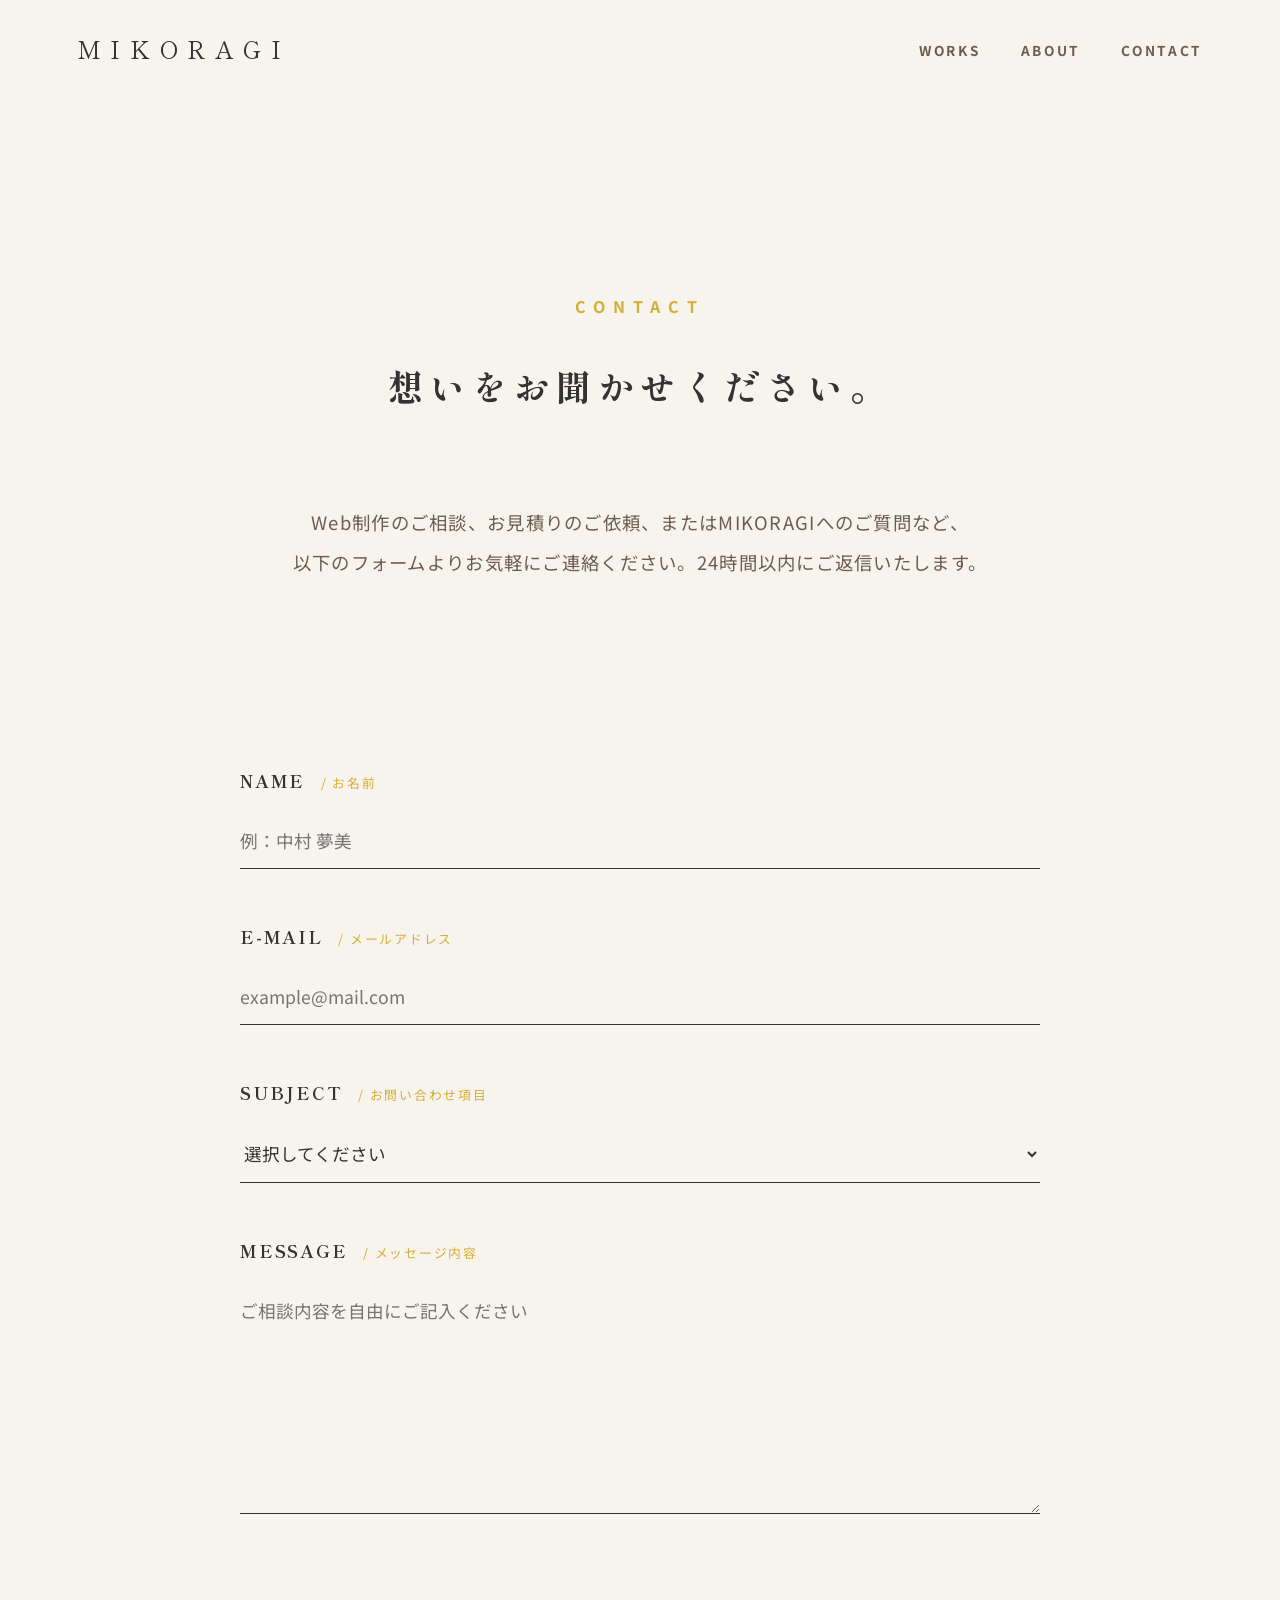
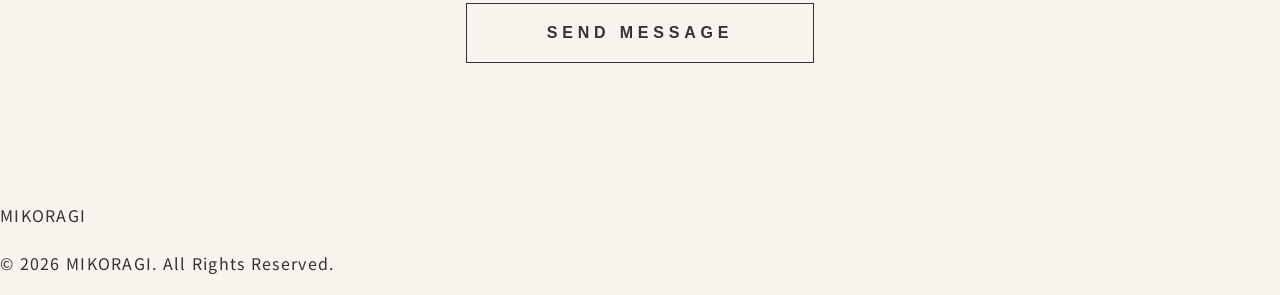
<file: portfolio/contact.html>
<!DOCTYPE html>
<html lang="ja">
<head>
  <meta charset="UTF-8">
  <meta name="viewport" content="width=device-width, initial-scale=1.0">
  <title>CONTACT | MIKORAGI - 想いに光を当てる。</title>
  <link rel="preconnect" href="https://fonts.googleapis.com">
  <link rel="preconnect" href="https://fonts.gstatic.com" crossorigin>
  <link href="https://fonts.googleapis.com/css2?family=Shippori+Mincho:wght@400;500;700&family=Noto+Sans+JP:wght@300;400;700&display=swap" rel="stylesheet">
  <link rel="stylesheet" href="assets/style.css">
</head>
<body class="contact-page">

  <header>
    <div class="logo"><a href="index.html" style="text-decoration: none; color: inherit;">MIKORAGI</a></div>
    <nav>
      <ul>
        <li><a href="works/index.html">WORKS</a></li>
        <li><a href="about.html">ABOUT</a></li>
        <li><a href="contact.html">CONTACT</a></li>
      </ul>
    </nav>
  </header>

  <main>
    <section class="contact-hero">
      <div class="container">
        <span class="section-label">CONTACT</span>
        <h1 class="main-title">想いをお聞かせください。</h1>
        <p class="contact-lead">
          Web制作のご相談、お見積りのご依頼、またはMIKORAGIへのご質問など、<br>
          以下のフォームよりお気軽にご連絡ください。24時間以内にご返信いたします。
        </p>
      </div>
    </section>

    <section class="contact-form-section section">
      <div class="container">
        <form action="#" method="post" class="contact-form">
          
          <div class="form-group">
            <label for="name">NAME <span>/ お名前</span></label>
            <input type="text" id="name" name="name" placeholder="例：中村 夢美" required>
          </div>

          <div class="form-group">
            <label for="email">E-MAIL <span>/ メールアドレス</span></label>
            <input type="email" id="email" name="email" placeholder="example@mail.com" required>
          </div>

          <div class="form-group">
            <label for="subject">SUBJECT <span>/ お問い合わせ項目</span></label>
            <select id="subject" name="subject">
              <option value="">選択してください</option>
              <option value="web-design">Webサイト制作について</option>
              <option value="branding">ブランディングのご相談</option>
              <option value="other">その他</option>
            </select>
          </div>

          <div class="form-group">
            <label for="message">MESSAGE <span>/ メッセージ内容</span></label>
            <textarea id="message" name="message" rows="8" placeholder="ご相談内容を自由にご記入ください" required></textarea>
          </div>

          <div class="form-submit">
            <button type="submit" class="submit-btn">SEND MESSAGE</button>
          </div>

        </form>
      </div>
    </section>
  </main>

  <footer>
    <div class="footer-content">
      <p class="f-brand">MIKORAGI</p>
      <p class="f-copy">&copy; 2026 MIKORAGI. All Rights Reserved.</p>
    </div>
  </footer>

</body>
</html>
</file>
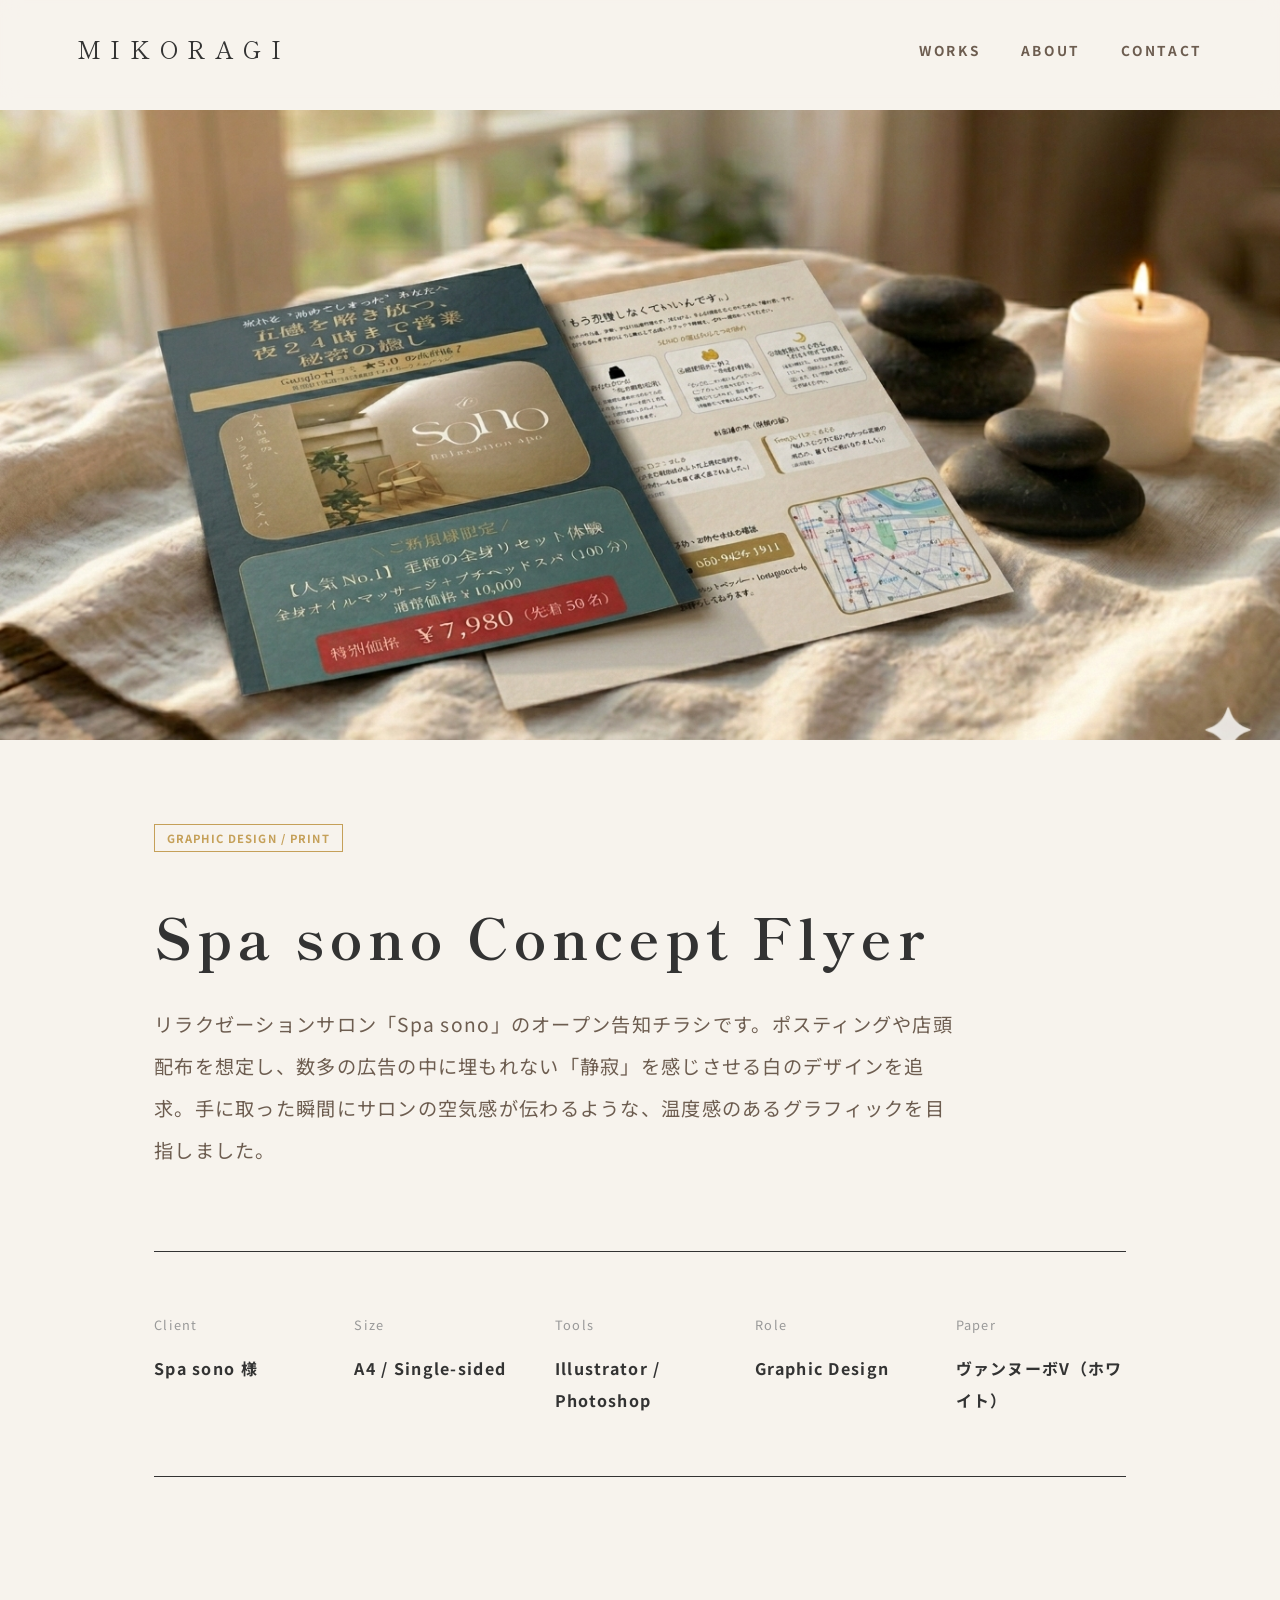
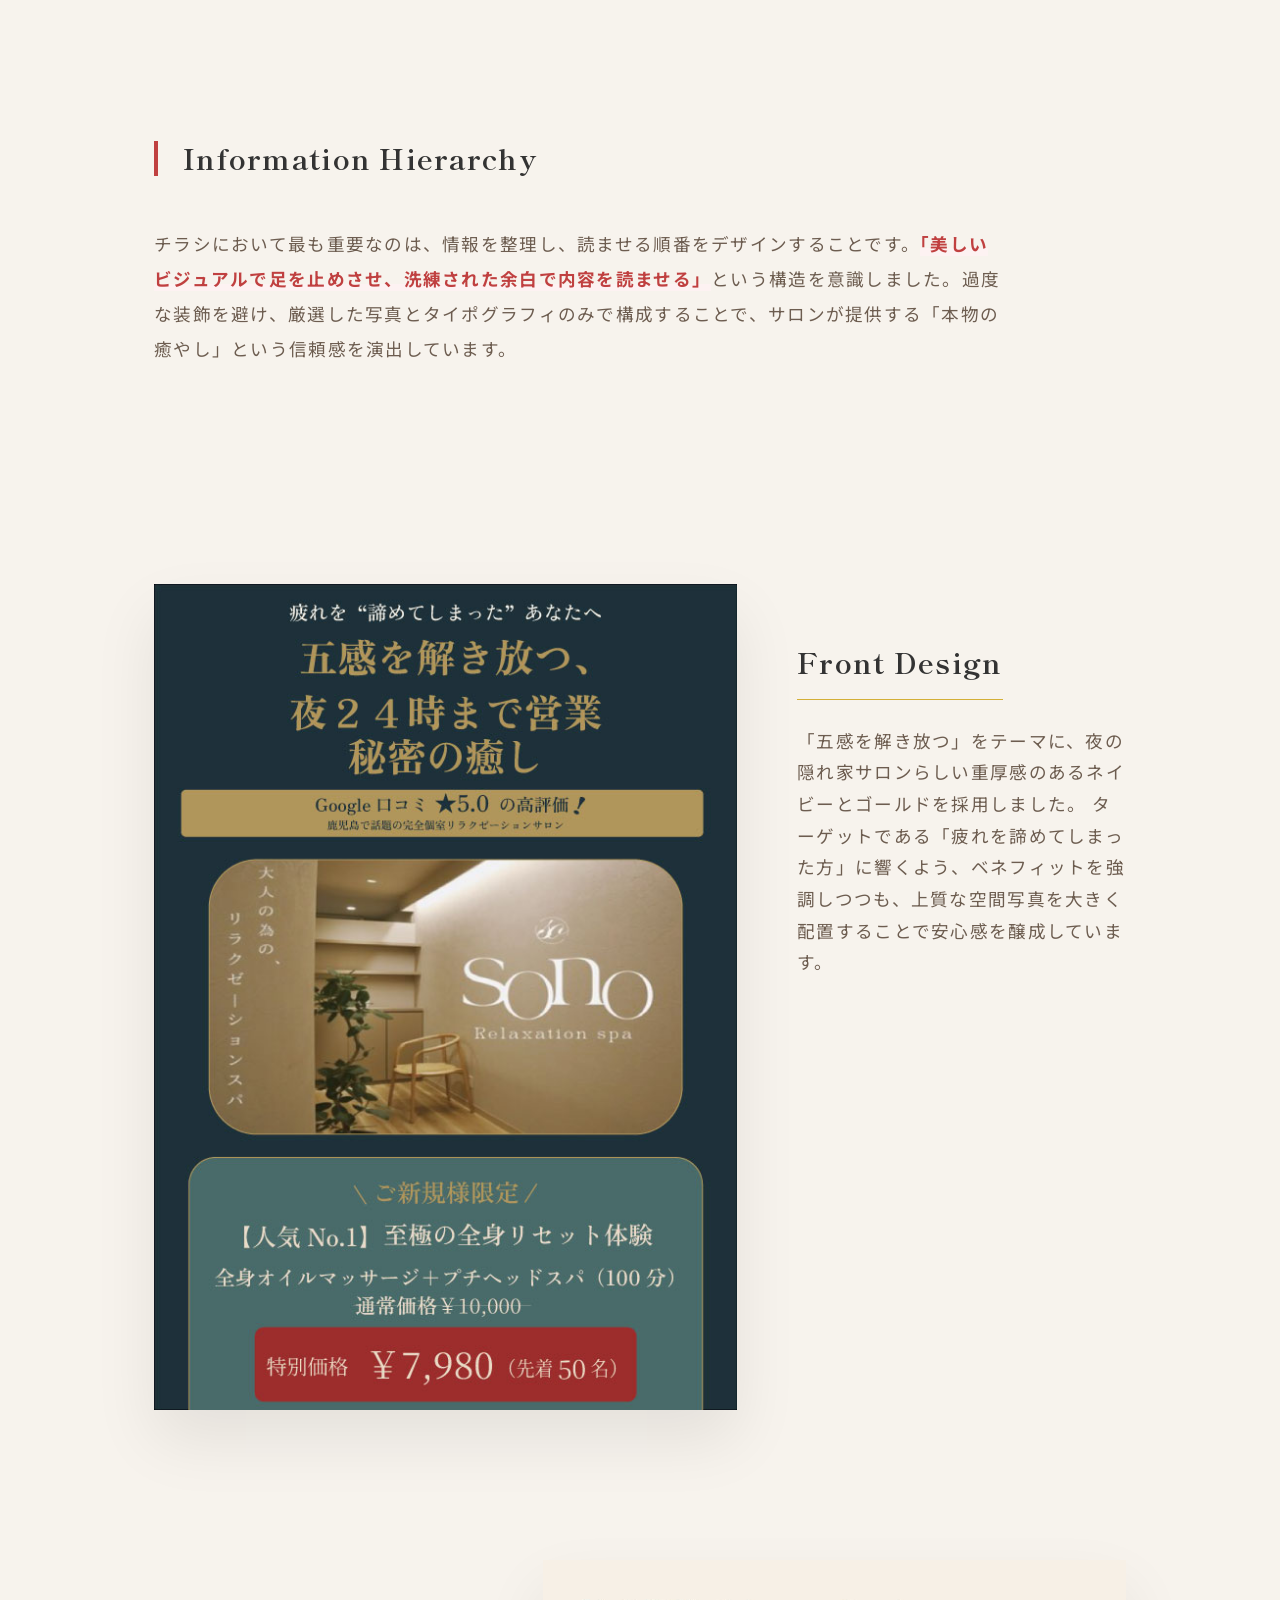
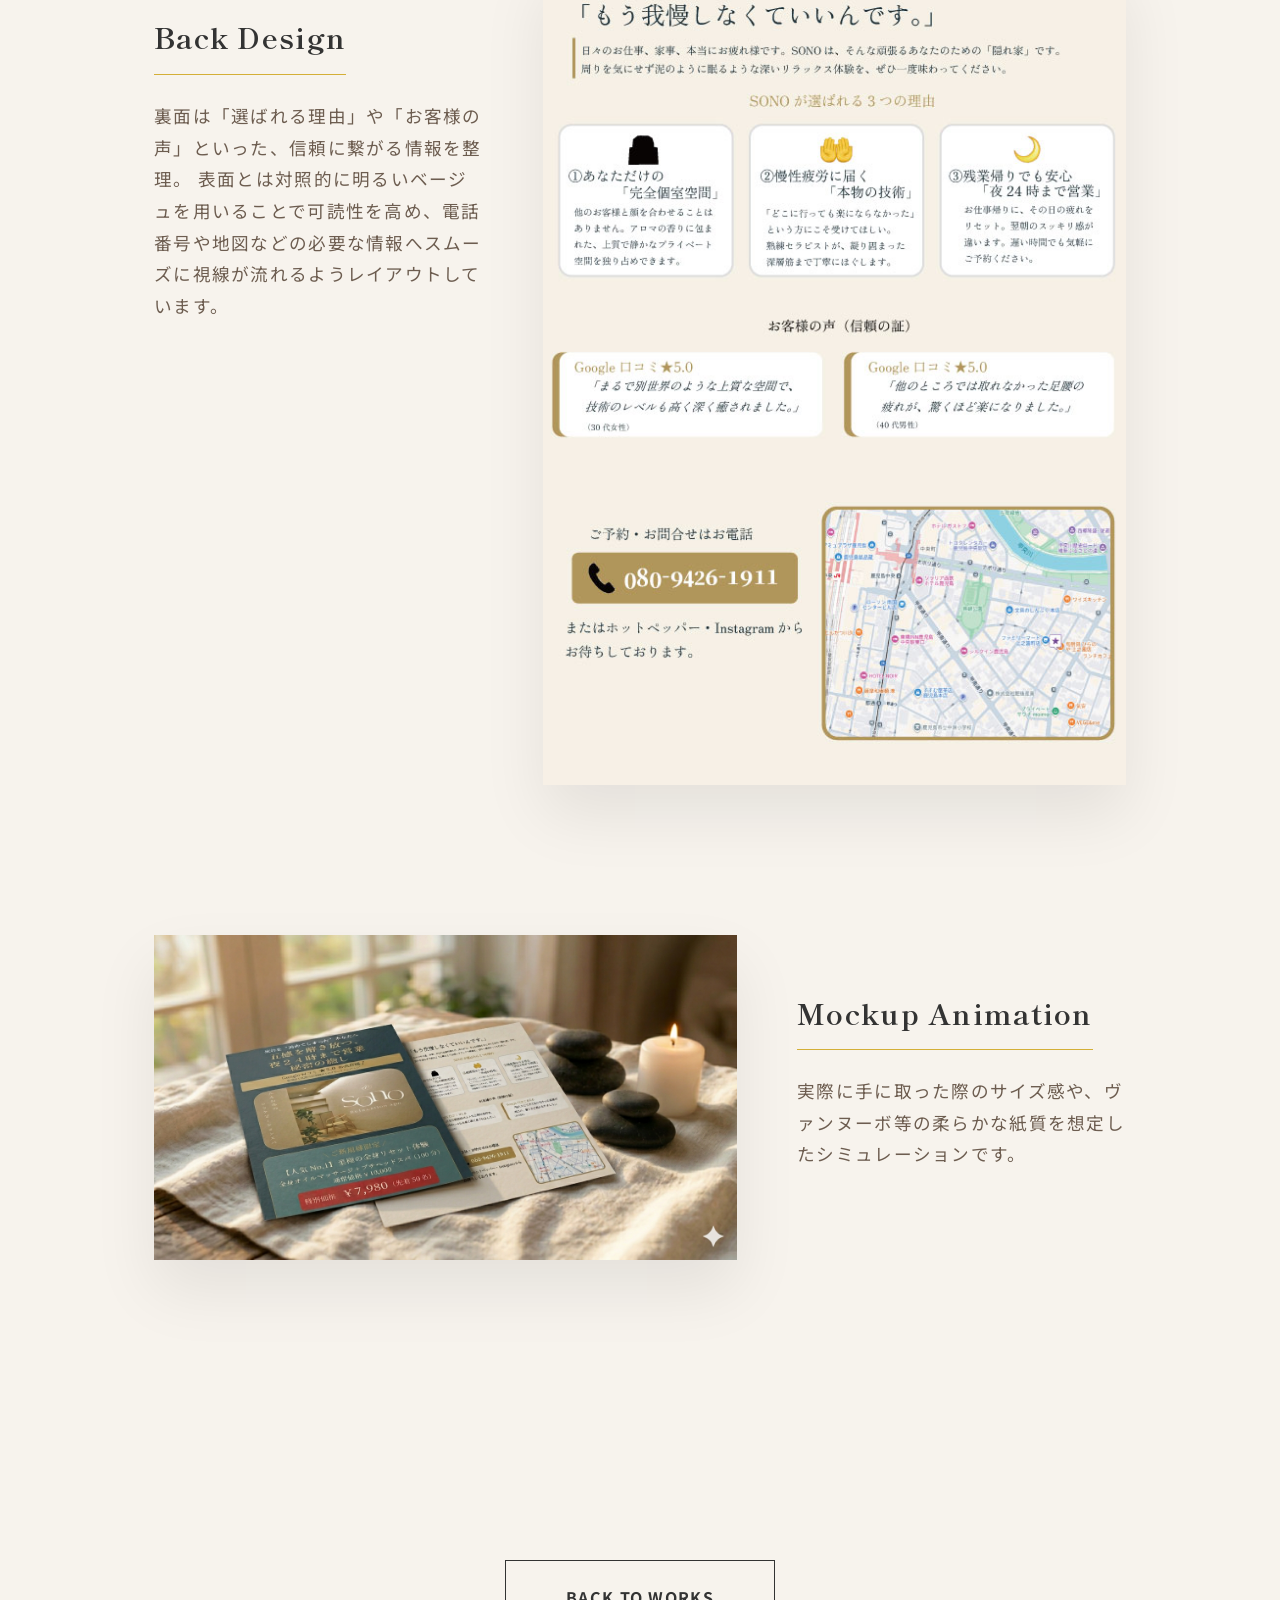
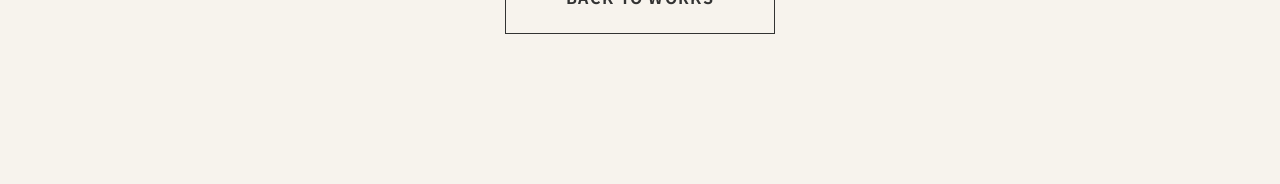
<file: portfolio/works/sono spa.html>
<!DOCTYPE html>
<html lang="ja">
<head>
    <meta charset="UTF-8">
    <meta name="viewport" content="width=device-width, initial-scale=1.0">
    <title>Spa sono Flyer | Yumemi Nakamura Portfolio</title>
    <link rel="stylesheet" href="../assets/style.css">
    <link href="https://fonts.googleapis.com/css2?family=Noto+Sans+JP:wght@400;700&family=Shippori+Mincho:wght@400;700&display=swap" rel="stylesheet">
</head>
<body class="detail-page">
    <header>
        <div class="logo"><a href="../index.html">MIKORAGI</a></div>
        <nav>
            <ul>
                <li><a href="../index.html#works">WORKS</a></li>
                <li><a href="../about.html">ABOUT</a></li>
                <li><a href="../contact.html">CONTACT</a></li>
            </ul>
        </nav>
    </header>

    <main>
        <section class="detail-hero-visual">
            <img src="../assets/images/sono mockup.png" alt="Spa sono チラシデザイン メインビジュアル">
        </section>

        <div class="container">
            <div class="detail-title-block">
                <span class="category-tag">GRAPHIC DESIGN / PRINT</span>
                <h1>Spa sono Concept Flyer</h1>
                <p class="hero-summary">
                    リラクゼーションサロン「Spa sono」のオープン告知チラシです。ポスティングや店頭配布を想定し、数多の広告の中に埋もれない「静寂」を感じさせる白のデザインを追求。手に取った瞬間にサロンの空気感が伝わるような、温度感のあるグラフィックを目指しました。
                </p>
            </div>

            <section class="project-info">
                <div class="info-table">
                    <div class="info-item">
                        <span class="info-label">Client</span>
                        <span class="info-value">Spa sono 様</span>
                    </div>
                    <div class="info-item">
                        <span class="info-label">Size</span>
                        <span class="info-value">A4 / Single-sided</span>
                    </div>
                    <div class="info-item">
                        <span class="info-label">Tools</span>
                        <span class="info-value">Illustrator / Photoshop</span>
                    </div>
                    <div class="info-item">
                        <span class="info-label">Role</span>
                        <span class="info-value">Graphic Design</span>
                    </div>
                    <div class="info-item">
                        <span class="info-label">Paper</span>
                        <span class="info-value">ヴァンヌーボV（ホワイト）</span>
                    </div>
                </div>
            </section>

            <section class="detail-section">
                <h2 class="sub-heading">Information Hierarchy</h2>
                <div class="story-content">
                    <p>チラシにおいて最も重要なのは、情報を整理し、読ませる順番をデザインすることです。<strong>「美しいビジュアルで足を止めさせ、洗練された余白で内容を読ませる」</strong>という構造を意識しました。過度な装飾を避け、厳選した写真とタイポグラフィのみで構成することで、サロンが提供する「本物の癒やし」という信頼感を演出しています。</p>
                </div>
            </section>

            <section class="gallery-stack">
                
                <div class="gallery-item">
                    <div class="gallery-img">
                        <img src="../assets/images/sono-flyer.1.jpg" alt="Spa sono チラシ表面">
                    </div> <div class="gallery-text">
                        <h3>Front Design</h3>
                        <p>
                            「五感を解き放つ」をテーマに、夜の隠れ家サロンらしい重厚感のあるネイビーとゴールドを採用しました。
                            ターゲットである「疲れを諦めてしまった方」に響くよう、ベネフィットを強調しつつも、上質な空間写真を大きく配置することで安心感を醸成しています。
                        </p>
                    </div>
                </div>

                <div class="gallery-item">
                    <div class="gallery-img">
                        <img src="../assets/images/sono-flyer.ai2.jpg" alt="Spa sono チラシ裏面">
                    </div>
                    <div class="gallery-text">
                        <h3>Back Design</h3>
                        <p>
                            裏面は「選ばれる理由」や「お客様の声」といった、信頼に繋がる情報を整理。
                            表面とは対照的に明るいベージュを用いることで可読性を高め、電話番号や地図などの必要な情報へスムーズに視線が流れるようレイアウトしています。
                        </p>
                    </div>
                </div>

                <div class="gallery-item">
                    <div class="gallery-img">
                        <img src="../assets/images/sono mockup.png" alt="Flyer Mockup">
                    </div>
                    <div class="gallery-text">
                        <h3>Mockup Animation</h3>
                        <p>実際に手に取った際のサイズ感や、ヴァンヌーボ等の柔らかな紙質を想定したシミュレーションです。</p>
                    </div>
                </div>

            </section>

            <div class="detail-nav">
                <a href="../index.html#works" class="back-link">BACK TO WORKS</a>
            </div>
        </div>
    </main>

    <div id="image-modal" class="modal">
        <span class="modal-close">&times;</span>
        <img class="modal-content" id="modal-img">
    </div>

    <script src="../assets/js:script.js"></script>
</body>
</html>
</file>
<file: portfolio/assets/style.css>
@charset "UTF-8";

/* style.css の :root 部分を上書き、または修正してください */
:root {
  --bg-color: #F7F3ED;    /* 生成り色 */
  --white: #FFFFFF;
  --main-text: #333333;   /* 墨色 */
  --sub-text: #6D5D50;    /* 土色 */
  --accent-red: #C04040;  /* 深緋 */
  --gold: #D4AF37;        /* 黄金 */
  --accent-gold: #c5a059;
  --font-main: "Noto Sans JP", sans-serif;
  --font-logo: "Shippori Mincho", serif;
}

/* リンクの色などをアクセントカラーで統一 */
.brand-name {
  color: var(--main-text) !important;
}

.story-num {
  font-weight: 700;
}

/* スキルリストのボーダーを黄金に */
.skill-list li {
  border-bottom: 1px dashed var(--gold);
}

/* 基本設定 */
* { box-sizing: border-box; }
html { 
  scroll-behavior: smooth; 
  font-size: 16px; /* ブラウザ標準 */
}

body {
  margin: 0;
  background-color: var(--bg-color);
  color: var(--main-text);
  font-family: var(--font-main);
  line-height: 2.0;
  letter-spacing: 0.08em;
  -webkit-font-smoothing: antialiased;
}

/* レイアウト */
.container { 
  max-width: 1100px; 
  margin: 0 auto; 
  padding: 0 5%; 
}
.section { padding: 120px 0; }
.alt-bg { background-color: var(--white); }

/* Header: PC主体の横並び */
header {
  position: fixed; top: 0; width: 100%; z-index: 1000;
  display: flex; justify-content: space-between; align-items: center;
  padding: 25px 6%; background: rgba(247, 243, 237, 0.85); 
  backdrop-filter: blur(10px);
}
header .logo a {
    color: var(--main-text); 
    text-decoration: none;
  font-family: var(--font-logo);
  font-size: 1.5rem; letter-spacing: 0.4em; 
}

nav ul { 
  display: flex; 
  gap: 40px; 
  list-style: none; /* ← ここで点を消しています */
  margin: 0; 
  padding: 0; 
}
nav ul a { 
  text-decoration: none; 
  color: var(--sub-text); 
  font-weight: 700; 
  font-size: 0.85rem; 
  letter-spacing: 0.2em;
  transition: 0.3s;
}
nav ul a:hover { color: var(--accent-red); }
/* 固定ヘッダーの重なりを解消する */
main {
  padding-top: 110px; /* ヘッダーの高さに合わせて数値を調整してください */
}

/* スマホの時はヘッダーの高さが変わる場合があるので、こちらも調整 */
@media (max-width: 768px) {
  main {
    padding-top: 140px; 
  }
}
/* HERO: PCで動画の上に文字を美しく配置 */
.hero {
  height: 100vh; position: relative; overflow: hidden;
  display: flex; align-items: center; 
}

.video-background {
  position: absolute; top: 0; left: 0; width: 100%; height: 100%; z-index: -1;
}
.video-background video {
  width: 100%; height: 100%; object-fit: cover;
  filter: sepia(10%) brightness(1.05) blur(1px);
}
.video-overlay {
  position: absolute; top: 0; left: 0; width: 100%; height: 100%;
  background: linear-gradient(to bottom, rgba(247, 243, 237, 0.8) 0%, rgba(247, 243, 237, 0.4) 100%);
}

.hero-content { 
  width: 100%; padding: 0 6%; z-index: 10;
}
.hero-content h1 {
  font-family: var(--font-logo); 
  font-size: clamp(2.2rem, 6vw, 4rem); /* 画面幅に合わせてサイズが可変します */
  letter-spacing: 0.3em; margin-bottom: 30px; line-height: 1.5;
}
.hero-sub { color: var(--sub-text); font-size: 1.1rem; margin-bottom: 50px; }

/* 見出しの共通デザイン */
.section-label {
  display: block; font-size: 1rem; letter-spacing: 0.5em;
  color: var(--gold); text-align: center; margin-bottom: 25px;
  font-weight: 700;
}
.main-title {
  font-family: var(--font-logo); font-size: 2.2rem;
  text-align: center; margin-bottom: 80px; letter-spacing: 0.2em;
}

/* WORKS: 実績リスト */
.work-stack { display: flex; flex-direction: column; gap: 120px; }
.work-visual { 
  width: 100%; height: 500px; background: #e8e4df; 
  overflow: hidden; margin-bottom: 30px; 
}
.work-visual img { width: 100%; height: 100%; object-fit: cover; transition: 1s ease; }
.work-header { 
  display: flex; justify-content: space-between; align-items: baseline; 
  border-bottom: 1px solid #ddd; padding-bottom: 15px; margin-bottom: 25px; 
}

/* ABOUT: ブランドチャート（PCで横並び） */
.brand-chart { 
  display: flex; align-items: center; justify-content: center; 
  gap: 20px; padding: 60px 0; border-top: 1px solid #eee; border-bottom: 1px solid #eee; 
}

/* お問い合わせボタン */
.back-link {
  display: inline-block; padding: 20px 60px; border: 1px solid var(--main-text);
  color: var(--main-text); text-decoration: none; font-weight: 700; transition: 0.4s;
}
.back-link:hover { background: var(--main-text); color: var(--white); }

/* =============================================
   レスポンシブ対応（スマホ・タブレット用）
   ============================================= */
@media (max-width: 768px) {
  header { padding: 15px 5%; flex-direction: column; gap: 15px; }
  nav ul { gap: 20px; }
  
  .section { padding: 80px 0; }
  .hero-content h1 { letter-spacing: 0.15em; line-height: 1.4; }
  
  .work-header { flex-direction: column; gap: 10px; }
  .work-visual { height: 300px; }
  
  .brand-chart { flex-direction: column; gap: 10px; }
  .brand-chart .plus, .brand-chart .equal { transform: rotate(90deg); margin: 10px 0; }
}
/* =============================================
   WORKS詳細ページ用スタイル (PCメイン・レスポンシブ)
   ============================================= */

.detail-page { background-color: var(--bg-color); }

/* Hero Visual: noriさん風 */
.detail-hero-visual {
  width: 100%;
  height: 70vh; /* 画面の7割を占める迫力 */
  background-color: #eee;
  overflow: hidden;
}
.detail-hero-visual img {
  width: 100%; height: 100%; object-fit: cover;
}

.detail-title-block { padding: 80px 0 60px; text-align: left; }
.category-tag {
  font-size: 0.9rem; color: var(--gold); letter-spacing: 0.2em;
  display: block; margin-bottom: 20px; font-weight: 700;
}
.detail-title-block h1 {
  font-size: clamp(2.5rem, 5vw, 3.5rem); font-family: var(--font-logo);
  margin-bottom: 30px; letter-spacing: 0.1em; line-height: 1.3;
}
.hero-summary {
  max-width: 800px; color: var(--sub-text); line-height: 2.2; font-size: 1.2rem;
}

/* Data Table: 細い水平線で整理 */
.project-info {
  border-top: 1px solid var(--main-text);
  border-bottom: 1px solid var(--main-text);
  padding: 60px 0;
  margin-bottom: 120px;
}
.info-table {
  display: grid;
  grid-template-columns: repeat(5, 1fr); /* PCで5列 */
  gap: 30px;
}
.info-label {
  font-size: 0.8rem; color: #999; letter-spacing: 0.1em;
  display: block; margin-bottom: 15px;
}
.info-value {
  font-size: 1rem; font-weight: 700; color: var(--main-text);
}

/* Content Sections */
.detail-section { padding: 120px 0; text-align: left; }
.sub-heading {
  font-family: var(--font-logo); font-size: 1.8rem;
  margin-bottom: 50px; border-left: 4px solid var(--accent-red);
  padding-left: 25px; line-height: 1.2;
}
.story-content { max-width: 850px; font-size: 1.15rem; }

/* =============================================
   Gallery Stack (実績詳細の画像と説明文)
   確実に縦に並べるための修正
   ============================================= */
.gallery-stack {
  display: block !important; /* 強制的に縦並びにする */
  width: 100%;
  margin: 80px 0;
}

.gallery-item {
  display: flex;
  flex-wrap: nowrap; /* PCでは画像とテキストを横に並べる */
  align-items: flex-start;
  gap: 60px;
  width: 100%;
  margin-bottom: 150px; /* 各実績の間の余白 */
}

/* 偶数番目は左右入れ替え */
.gallery-item:nth-child(even) {
  flex-direction: row-reverse;
}

.gallery-img {
  flex: 0 0 60%; /* 画像の幅を60%で固定して、潰れないようにする */
  box-shadow: 0 30px 60px rgba(0,0,0,0.08);
}

.gallery-img img {
  width: 100%;
  height: auto;
  display: block;
}

.gallery-text {
  flex: 1;
  padding-top: 20px;
}

.gallery-text h3 {
  font-family: var(--font-logo);
  font-size: 1.8rem;
  margin-bottom: 25px;
  color: var(--main-text);
  border-bottom: 1px solid var(--gold);
  display: inline-block;
  padding-bottom: 8px;
}

.gallery-text p {
  font-size: 1.1rem;
  color: var(--sub-text);
  line-height: 1.8;
  margin: 0;
}

/* モバイル対応：スマホでは画像もテキストも全部縦1列に */
@media (max-width: 900px) {
  .gallery-item, 
  .gallery-item:nth-child(even) {
    flex-direction: column;
    gap: 30px;
    margin-bottom: 80px;
  }
  
  .gallery-img {
    flex: none;
    width: 100%;
  }
}

/* Back Link Navigation */
.detail-nav { text-align: center; padding: 150px 0; }

/* レスポンシブ：スマホ対応 */
@media (max-width: 900px) {
  .info-table { grid-template-columns: repeat(2, 1fr); gap: 40px; }
  .gallery-item { flex-direction: column; gap: 40px; }
  .detail-title-block h1 { font-size: 2.2rem; }
  .detail-hero-visual { height: 50vh; }
}
/* =============================================
   ABOUT詳細ページ用スタイル
   ============================================= */

.about-detail-page { background-color: var(--bg-color); }

/* Hero */
.about-hero { padding: 180px 0 100px; }
.about-hero-grid {
  display: flex;
  align-items: center;
  gap: 80px;
}
.about-hero-img { flex: 1; height: 600px; background: #eee; overflow: hidden; }
.about-hero-img img { width: 100%; height: 100%; object-fit: cover; }
.about-hero-text { flex: 1.2; text-align: left; }
.about-hero-text h1 { 
  font-family: var(--font-logo); font-size: 3.5rem; 
  margin-bottom: 40px; line-height: 1.4; letter-spacing: 0.15em;
}
.lead-text { font-size: 1.25rem; color: var(--sub-text); line-height: 2.2; }

/* Story Items */
.about-story .container { max-width: 800px; }
.story-item { 
  display: flex; gap: 40px; margin-bottom: 120px; 
  border-bottom: 1px solid #ddd; padding-bottom: 60px;
}
.story-num { font-family: var(--font-logo); font-size: 2rem; color: var(--gold); }
.story-content h3 { font-family: var(--font-logo); font-size: 1.8rem; margin-bottom: 25px; }
.story-content p { font-size: 1.1rem; color: var(--sub-text); }

/* Profile Grid */
.profile-grid { display: grid; grid-template-columns: 1.5fr 1fr; gap: 100px; text-align: left; }
.profile-grid h2 { 
  font-family: var(--font-logo); font-size: 2rem; margin-bottom: 40px; 
  border-bottom: 1px solid var(--main-text); padding-bottom: 10px;
}
.skill-list { list-style: none; padding: 0; }
.skill-list li { 
  padding: 15px 0; border-bottom: 1px dashed #ccc; 
  font-weight: 700; color: var(--sub-text);
}
/* ABOUTページのメインコピーを際立たせる */
.about-main-copy {
  font-family: var(--font-logo);
  font-size: clamp(2.2rem, 5vw, 3.8rem); /* PCで大きく、スマホで適切に */
  line-height: 1.4;
  margin-bottom: 40px;
  letter-spacing: 0.15em;
}

/* ストーリーの見出し（キャッチコピー） */
.story-catch {
  font-family: var(--font-logo);
  font-size: 1.8rem;
  color: var(--main-text);
  margin-bottom: 30px;
  position: relative;
  display: inline-block;
}

/* キャッチコピーの下に薄い金のラインを入れる（プロの演出） */
.story-catch::after {
  content: "";
  position: absolute;
  left: 0;
  bottom: -5px;
  width: 100%;
  height: 1px;
  background: var(--gold);
  opacity: 0.5;
}

/* ストーリー内の重要な強調 */
.story-content strong {
  color: var(--accent-red); /* 深緋色で視線を止める */
  font-weight: 700;
  background: linear-gradient(transparent 70%, #fdf2f2 70%); /* 薄い背景色で強調 */
}

/* 贅沢な余白の設定 */
.story-item {
  margin-bottom: 160px; /* PCでの余白を大幅に増やす */
}

@media (max-width: 768px) {
  .story-item {
    margin-bottom: 100px; /* スマホでも十分な余白を確保 */
  }
}

/* Responsive */
@media (max-width: 900px) {
  .about-hero-grid { flex-direction: column; text-align: center; }
  .about-hero-text { text-align: center; }
  .about-hero-img { width: 100%; height: 400px; }
  .profile-grid { grid-template-columns: 1fr; gap: 60px; }
  .story-item { flex-direction: column; gap: 20px; }
}
/* =============================================
   CONTACTページ用スタイル
   ============================================= */

.contact-page { background-color: var(--bg-color); }

.contact-hero { padding: 180px 0 60px; text-align: center; }
.contact-lead { 
  max-width: 800px; margin: 0 auto; 
  font-size: 1.15rem; color: var(--sub-text); line-height: 2.2;
}

/* フォームの設計：一本の線で構成 */
.contact-form {
  max-width: 800px;
  margin: 0 auto;
  text-align: left;
}

.form-group {
  margin-bottom: 50px;
}

.form-group label {
  display: block;
  font-family: var(--font-logo);
  font-size: 1.1rem;
  font-weight: 700;
  margin-bottom: 15px;
  letter-spacing: 0.1em;
}

.form-group label span {
  font-family: var(--font-main);
  font-size: 0.8rem;
  font-weight: 400;
  color: var(--gold);
  margin-left: 10px;
}

/* 入力欄：枠線を下線だけにしてモダンに */
.form-group input, 
.form-group select, 
.form-group textarea {
  width: 100%;
  padding: 15px 0;
  background: transparent;
  border: none;
  border-bottom: 1px solid var(--main-text);
  font-size: 1.1rem;
  font-family: var(--font-main);
  color: var(--main-text);
  border-radius: 0;
  outline: none;
  transition: border-color 0.4s ease;
}

/* フォーカス時に深緋（アクセントカラー）に光る */
.form-group input:focus, 
.form-group select:focus, 
.form-group textarea:focus {
  border-bottom: 1px solid var(--accent-red);
}

/* 送信ボタン */
.form-submit {
  text-align: center;
  margin-top: 80px;
}

.submit-btn {
  background: transparent;
  border: 1px solid var(--main-text);
  padding: 20px 80px;
  font-size: 1rem;
  font-weight: 700;
  letter-spacing: 0.3em;
  color: var(--main-text);
  cursor: pointer;
  transition: all 0.4s ease;
}

.submit-btn:hover {
  background: var(--main-text);
  color: var(--white);
}

/* レスポンシブ */
@media (max-width: 768px) {
  .contact-hero { padding: 120px 0 40px; }
  .submit-btn { width: 100%; }
}
/* =============================================
   /* =============================================
   /* =============================================
   6. WORKS ギャラリー (スクロール対応・グリッド)
   /* =============================================
   /* =============================================
   /* ============================================= */

/* ヘッダーの重なりを解消するための余白 */
.works-gallery-main {
    padding-top: 140px; /* PCヘッダーの高さ(約80px) + 余裕(60px) */
    min-height: 100vh; /* 実績がなくても全画面分の背景を確保 */
}

.works-gallery-title {
    text-align: center;
    font-family: var(--font-logo); /* 既存の Shippori Mincho */
    font-size: clamp(2rem, 4vw, 3rem); /* 画面幅に合わせてサイズを自動調整 */
    letter-spacing: 0.3em;
    margin-bottom: 80px; /* グリッドとの間隔 */
    color: var(--main-text);
}

/* 視覚的に並べるグリッドシステム */
.works-grid {
    display: grid;
    /* 画面幅に応じて300px以上の要素を自動で並べる (プロの現場での定石) */
    grid-template-columns: repeat(auto-fit, minmax(300px, 1fr));
    gap: 60px 40px; /* 縦・横の隙間 */
    max-width: 1200px; /* 画面を最大化した時に広がりすぎないように固定 */
    margin: 0 auto;    /* 中央寄せ */
    padding: 0 6% 120px; /* 左右の余白と、一番下の余白 */
}

/* 各実績アイテムの見た目 */
.work-item {
    text-decoration: none;
    color: inherit;
    transition: transform 0.4s ease, opacity 0.3s ease;
    display: block;
}

/* マウスを乗せた時の動き (プロっぽい演出) */
.work-item:hover {
    transform: translateY(-8px); /* 浮かび上がる */
    opacity: 0.7;
}

/* 画像の設定 (aspect-ratio で比率を統一するのがプロのコツ) */
.work-item img {
    width: 100%;
    aspect-ratio: 16 / 9; /* 画像の比率を16:9に固定して切り抜く */
    object-fit: cover;    /* 切り抜き方を設定 */
    background-color: #e8e4df; /* 画像がない場合の仮の色 */
    margin-bottom: 15px;
    box-shadow: 0 10px 30px rgba(0,0,0,0.05); /* 影をつけて立体感を出す */
}

/* カテゴリータグ (2枚目のゴールドの枠線デザイン) */
.category-tag {
    display: inline-block;
    padding: 2px 12px;
    border: 1px solid var(--accent-gold);
    color: var(--accent-gold);
    font-size: 0.7rem;
    letter-spacing: 0.1em;
    margin-bottom: 10px;
    text-transform: uppercase;
    font-weight: 700;
}

.work-item h3 {
    font-family: var(--font-logo);
    font-size: 1.1rem;
    margin: 0;
    line-height: 1.4;
}

/* =============================================
   レスポンシブ対応（スマホ・タブレット用）
   ============================================= */
@media (max-width: 768px) {
  /* スマホではヘッダーが縦に伸びるため、余白を増やす */
  .works-gallery-main {
    padding-top: 160px;
  }
  
  /* タイトルを少し小さく */
  .works-gallery-title {
    font-size: 1.8rem;
    margin-bottom: 40px;
  }
  
  /* グリッドを1列に */
  .works-grid {
    grid-template-columns: 1fr;
    gap: 40px;
  }
}
/* =============================================
   画像拡大（モーダル）のスタイル
   ============================================= */
.modal {
    display: none; /* 最初は隠す */
    position: fixed;
    z-index: 2000;
    top: 0; left: 0;
    width: 100%; height: 100%;
    background-color: rgba(0, 0, 0, 0.9); /* 背景を暗く */
    cursor: zoom-out;
}

.modal-content {
    margin: auto;
    display: block;
    max-width: 90%;
    max-height: 90%;
    position: absolute;
    top: 50%; left: 50%;
    transform: translate(-50%, -50%);
    animation: zoom 0.3s;
}

/* ふわっと表示させるアニメーション */
@keyframes zoom {
    from { transform: translate(-50%, -50%) scale(0.8); opacity: 0; }
    to { transform: translate(-50%, -50%) scale(1); opacity: 1; }
}

.modal-close {
    position: absolute;
    top: 30px; right: 40px;
    color: #fff;
    font-size: 40px;
    cursor: pointer;
}

/* ギャラリー画像にマウスを乗せた時の演出 */
.gallery-img img {
    cursor: zoom-in;
    transition: opacity 0.3s;
}

.gallery-img img:hover {
    opacity: 0.8;
}
</file>
